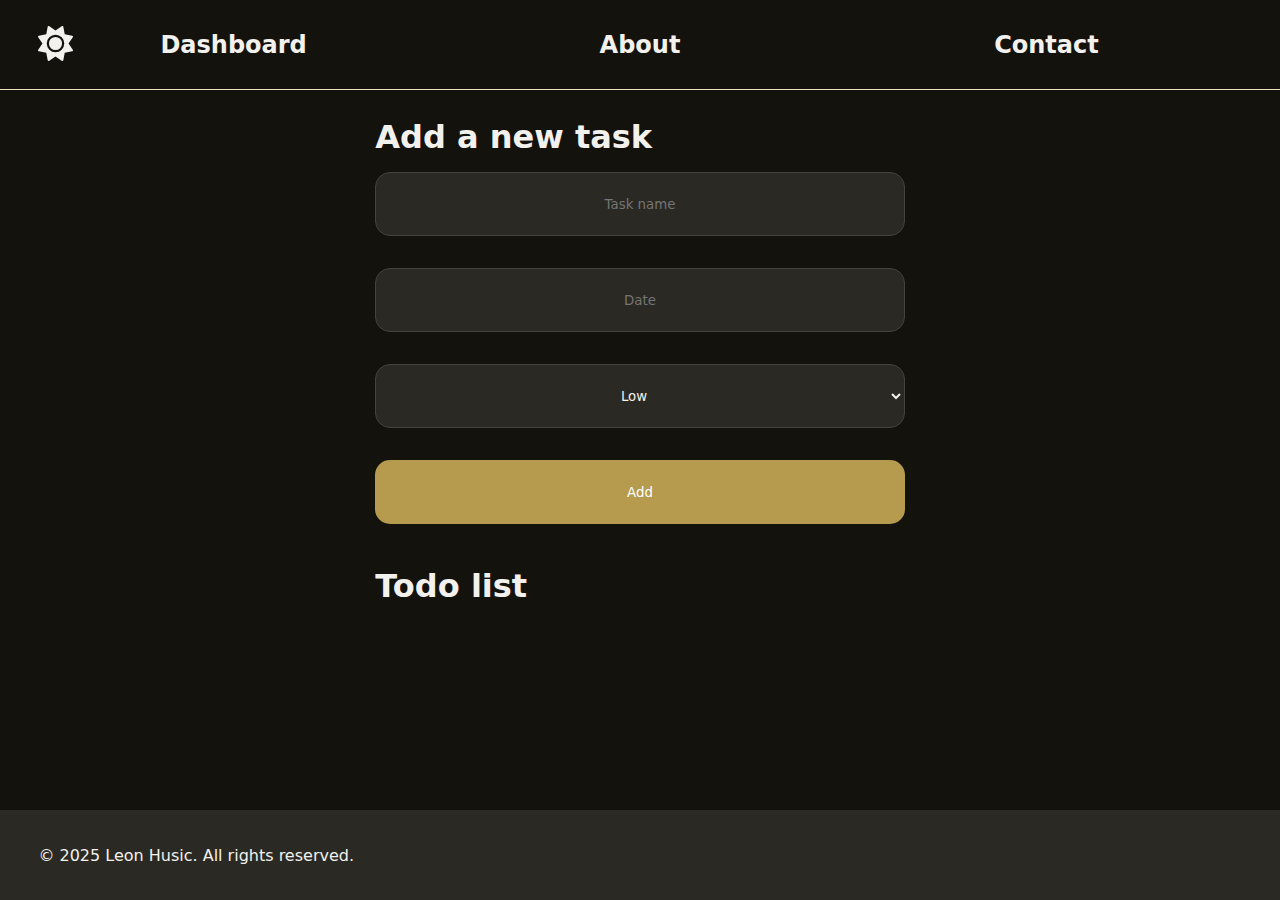
<file: index.html>
<!DOCTYPE html>
<html lang="en">
  <head>
    <meta charset="UTF-8" />
    <meta name="viewport" content="width=device-width, initial-scale=1.0" />
    <meta name="description" content="En todo websida" />
    <title>LHTodo</title>
    <link rel="icon" href="/assets/images/LeonSignatureSVGForLHTODO.ico" />
    <link rel="stylesheet" href="/styles/style.css" />
  </head>
  <body>
    <header>
      <button class="toggleMenu" onclick="toggleMenu()">
        <svg xmlns="http://www.w3.org/2000/svg" viewBox="0 0 448 512">
          <!--!Font Awesome Free 6.7.2 by @fontawesome - https://fontawesome.com License - https://fontawesome.com/license/free (Icons: CC BY 4.0, Fonts: SIL OFL 1.1, Code: MIT License) Copyright 2024 Fonticons, Inc.-->
          <path
            fill="currentColor"
            d="M0 96C0 78.3 14.3 64 32 64l384 0c17.7 0 32 14.3 32 32s-14.3 32-32 32L32 128C14.3 128 0 113.7 0 96zM0 256c0-17.7 14.3-32 32-32l384 0c17.7 0 32 14.3 32 32s-14.3 32-32 32L32 288c-17.7 0-32-14.3-32-32zM448 416c0 17.7-14.3 32-32 32L32 448c-17.7 0-32-14.3-32-32s14.3-32 32-32l384 0c17.7 0 32 14.3 32 32z"
          />
        </svg>
      </button>
      <button onclick="toggleTheme()" class="toggleTheme">
        <svg xmlns="http://www.w3.org/2000/svg" viewBox="0 0 512 512">
          <!--!Font Awesome Free 6.7.2 by @fontawesome - https://fontawesome.com License - https://fontawesome.com/license/free (Icons: CC BY 4.0, Fonts: SIL OFL 1.1, Code: MIT License) Copyright 2024 Fonticons, Inc.-->
          <path
            fill="currentColor"
            d="M361.5 1.2c5 2.1 8.6 6.6 9.6 11.9L391 121l107.9 19.8c5.3 1 9.8 4.6 11.9 9.6s1.5 10.7-1.6 15.2L446.9 256l62.3 90.3c3.1 4.5 3.7 10.2 1.6 15.2s-6.6 8.6-11.9 9.6L391 391 371.1 498.9c-1 5.3-4.6 9.8-9.6 11.9s-10.7 1.5-15.2-1.6L256 446.9l-90.3 62.3c-4.5 3.1-10.2 3.7-15.2 1.6s-8.6-6.6-9.6-11.9L121 391 13.1 371.1c-5.3-1-9.8-4.6-11.9-9.6s-1.5-10.7 1.6-15.2L65.1 256 2.8 165.7c-3.1-4.5-3.7-10.2-1.6-15.2s6.6-8.6 11.9-9.6L121 121 140.9 13.1c1-5.3 4.6-9.8 9.6-11.9s10.7-1.5 15.2 1.6L256 65.1 346.3 2.8c4.5-3.1 10.2-3.7 15.2-1.6zM160 256a96 96 0 1 1 192 0 96 96 0 1 1 -192 0zm224 0a128 128 0 1 0 -256 0 128 128 0 1 0 256 0z"
          />
        </svg>
      </button>
      <nav id="navBox" class="hidden">
        <button onclick="toggleMenu()" class="closeBtn">
          <svg xmlns="http://www.w3.org/2000/svg" viewBox="0 0 384 512">
            <!--!Font Awesome Free 6.7.2 by @fontawesome - https://fontawesome.com License - https://fontawesome.com/license/free (Icons: CC BY 4.0, Fonts: SIL OFL 1.1, Code: MIT License) Copyright 2024 Fonticons, Inc.-->
            <path
              fill="currentColor"
              d="M342.6 150.6c12.5-12.5 12.5-32.8 0-45.3s-32.8-12.5-45.3 0L192 210.7 86.6 105.4c-12.5-12.5-32.8-12.5-45.3 0s-12.5 32.8 0 45.3L146.7 256 41.4 361.4c-12.5 12.5-12.5 32.8 0 45.3s32.8 12.5 45.3 0L192 301.3 297.4 406.6c12.5 12.5 32.8 12.5 45.3 0s12.5-32.8 0-45.3L237.3 256 342.6 150.6z"
            />
          </svg>
        </button>
        <a href="/">Dashboard</a>
        <a href="/pages/about.html">About</a>
        <a href="/pages/contact.html">Contact</a>
      </nav>
    </header>

    <main>
      <div class="taskCreate">
        <h1>Add a new task</h1>
        <div class="taskAlt">
          <input
            class="btnStyle"
            type="text"
            placeholder="Task name"
            id="taskName"
          />
          <input
            placeholder="Date"
            class="btnStyle"
            type="text"
            onfocus="(this.type='date')"
            onblur="(this.type='text')"
            id="date"
          />
          <select class="btnStyle" name="Priority">
            <option value="1">Low</option>
            <option value="2">Medium</option>
            <option value="3">High</option>
          </select>
          <button onclick="addTask()" class="addBtn">Add</button>
        </div>
        <div class="todoList">
          <!---------- Todo lista ---------->
          <h1>Todo list</h1>
          <div class="taskList"></div>
        </div>
      </div>

      <div class="editBox hidden">
        <h1>Edit task</h1>
        <div class="taskAlt">
          <input
            class="btnStyle"
            type="text"
            placeholder="Task name"
            id="editTaskName"
          />
          <input
            placeholder="Date"
            class="btnStyle"
            type="text"
            onfocus="(this.type='date')"
            onblur="(this.type='text')"
            id="editDate"
          />
          <select class="btnStyle" name="Priority">
            <option value="1">Low</option>
            <option value="2">Medium</option>
            <option value="3">High</option>
          </select>
          <button onclick="saveTask()" class="saveBtn addBtn">Save</button>
          <button onclick="closeEdit()" class="closeEditBtn">Close</button>
        </div>
      </div>
    </main>

    <footer>
      <p>&copy; 2025 Leon Husic. All rights reserved.</p>
    </footer>

    <script src="main.js"></script>
  </body>
</html>
</file>
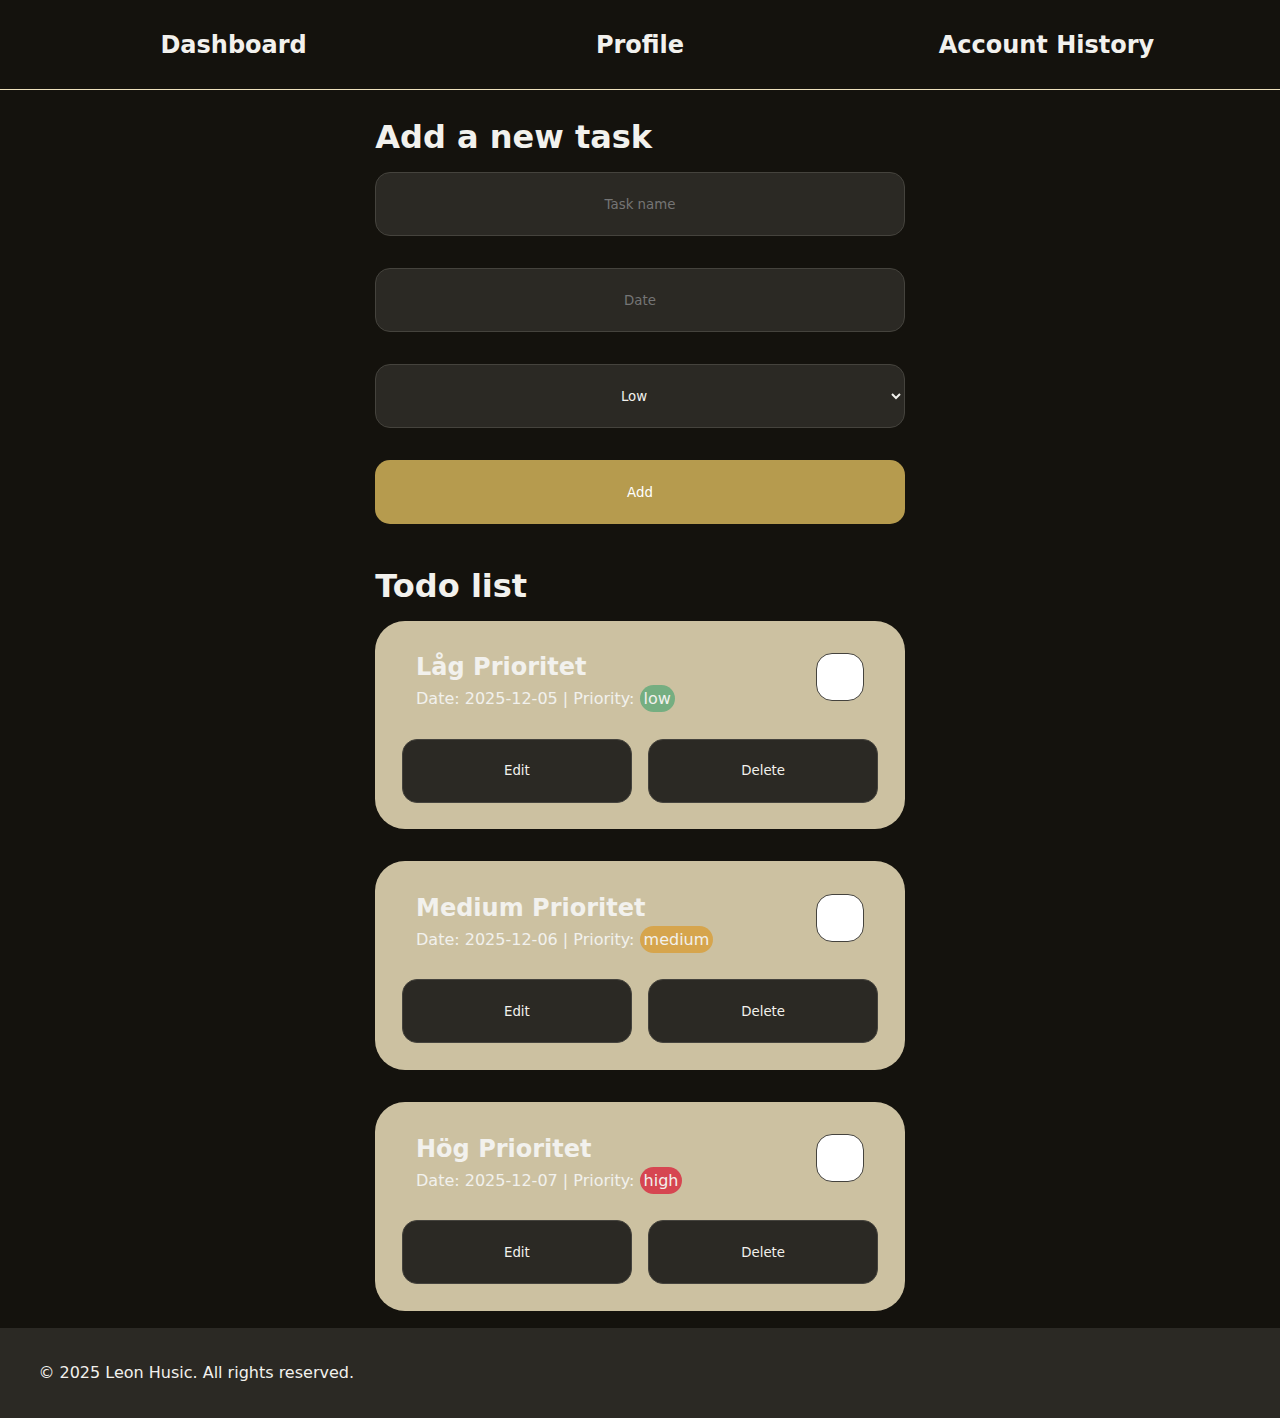
<file: showcase.html>
<!DOCTYPE html>
<html lang="en">
  <head>
    <meta charset="UTF-8" />
    <meta name="viewport" content="width=device-width, initial-scale=1.0" />
    <meta name="description" content="En todo websida" />
    <title>LHTodo</title>
    <link rel="icon" href="/assets/images/LeonSignatureSVGForLHTODO.ico" type="image/x-icon" />
    <link rel="stylesheet" href="/styles/style.css" />
  </head>
  <body>
    <header>
      <button class="toggleMenu" onclick="toggleMenu()">
        <svg xmlns="http://www.w3.org/2000/svg" viewBox="0 0 448 512">
          <!--!Font Awesome Free 6.7.2 by @fontawesome - https://fontawesome.com License - https://fontawesome.com/license/free (Icons: CC BY 4.0, Fonts: SIL OFL 1.1, Code: MIT License) Copyright 2024 Fonticons, Inc.-->
          <path
            fill="currentColor"
            d="M0 96C0 78.3 14.3 64 32 64l384 0c17.7 0 32 14.3 32 32s-14.3 32-32 32L32 128C14.3 128 0 113.7 0 96zM0 256c0-17.7 14.3-32 32-32l384 0c17.7 0 32 14.3 32 32s-14.3 32-32 32L32 288c-17.7 0-32-14.3-32-32zM448 416c0 17.7-14.3 32-32 32L32 448c-17.7 0-32-14.3-32-32s14.3-32 32-32l384 0c17.7 0 32 14.3 32 32z"
          />
        </svg>
      </button>
      <nav id="navBox" class="hidden">
        <button onclick="toggleMenu()" class="closeBtn">
          <svg xmlns="http://www.w3.org/2000/svg" viewBox="0 0 384 512">
            <!--!Font Awesome Free 6.7.2 by @fontawesome - https://fontawesome.com License - https://fontawesome.com/license/free (Icons: CC BY 4.0, Fonts: SIL OFL 1.1, Code: MIT License) Copyright 2024 Fonticons, Inc.-->
            <path
              fill="currentColor"
              d="M342.6 150.6c12.5-12.5 12.5-32.8 0-45.3s-32.8-12.5-45.3 0L192 210.7 86.6 105.4c-12.5-12.5-32.8-12.5-45.3 0s-12.5 32.8 0 45.3L146.7 256 41.4 361.4c-12.5 12.5-12.5 32.8 0 45.3s32.8 12.5 45.3 0L192 301.3 297.4 406.6c12.5 12.5 32.8 12.5 45.3 0s12.5-32.8 0-45.3L237.3 256 342.6 150.6z"
            />
          </svg>
        </button>
        <a href="/">Dashboard</a>
        <a href="/pages/profile.html">Profile</a>
        <a href="/pages/history.html">Account History</a>
      </nav>
      <div class="toggle navBox hidden">
        <button id="toggleMode" onclick="toggle()">
          <svg xmlns="http://www.w3.org/2000/svg" viewBox="0 0 512 512">
            <!--!Font Awesome Free 6.7.2 by @fontawesome - https://fontawesome.com License - https://fontawesome.com/license/free (Icons: CC BY 4.0, Fonts: SIL OFL 1.1, Code: MIT License) Copyright 2024 Fonticons, Inc.-->
            <path
              fill="currentColor"
              d="M361.5 1.2c5 2.1 8.6 6.6 9.6 11.9L391 121l107.9 19.8c5.3 1 9.8 4.6 11.9 9.6s1.5 10.7-1.6 15.2L446.9 256l62.3 90.3c3.1 4.5 3.7 10.2 1.6 15.2s-6.6 8.6-11.9 9.6L391 391 371.1 498.9c-1 5.3-4.6 9.8-9.6 11.9s-10.7 1.5-15.2-1.6L256 446.9l-90.3 62.3c-4.5 3.1-10.2 3.7-15.2 1.6s-8.6-6.6-9.6-11.9L121 391 13.1 371.1c-5.3-1-9.8-4.6-11.9-9.6s-1.5-10.7 1.6-15.2L65.1 256 2.8 165.7c-3.1-4.5-3.7-10.2-1.6-15.2s6.6-8.6 11.9-9.6L121 121 140.9 13.1c1-5.3 4.6-9.8 9.6-11.9s10.7-1.5 15.2 1.6L256 65.1 346.3 2.8c4.5-3.1 10.2-3.7 15.2-1.6zM160 256a96 96 0 1 1 192 0 96 96 0 1 1 -192 0zm224 0a128 128 0 1 0 -256 0 128 128 0 1 0 256 0z"
            />
          </svg>
        </button>
      </div>
    </header>

    <main>
      <div class="taskCreate">
        <h1>Add a new task</h1>
        <div class="taskAlt">
          <input
            class="btnStyle"
            type="text"
            placeholder="Task name"
            id="taskName"
          />
          <input
            placeholder="Date"
            class="btnStyle"
            type="text"
            onfocus="(this.type='date')"
            onblur="(this.type='text')"
            id="date"
          />
          <select class="btnStyle" name="Priority">
            <option value="1">Low</option>
            <option value="2">Medium</option>
            <option value="3">High</option>
          </select>
          <button onclick="addTask()" class="addBtn">Add</button>
        </div>
        <div class="todoList">
          <!---------- Todo lista ---------->
          <h1>Todo list</h1>
          <div class="taskList">
            <!-- Low Priority Task -->
<div class="task">
  <div class="taskGrid">
    <div class="taskText">
      <h2>Låg Prioritet</h2>
      <p>
        Date: 2025-12-05 | Priority:
        <span
          style="
            background-color: var(--priority-low);
            padding: 0.25rem;
            border-radius: 1rem;
            text-align: center;
          "
        >low</span>
      </p>
    </div>
    <input class="checkBox" type="checkbox" />
  </div>
  <div class="taskActions">
    <button class="btnStyle">Edit</button>
    <button class="btnStyle" onclick="deleteTask(this)">Delete</button>
  </div>
</div>

<!-- Medium Priority Task -->
<div class="task">
  <div class="taskGrid">
    <div class="taskText">
      <h2>Medium Prioritet</h2>
      <p>
        Date: 2025-12-06 | Priority:
        <span
          style="
            background-color: var(--priority-medium);
            padding: 0.25rem;
            border-radius: 1rem;
            text-align: center;
          "
        >medium</span>
      </p>
    </div>
    <input class="checkBox" type="checkbox" />
  </div>
  <div class="taskActions">
    <button class="btnStyle">Edit</button>
    <button class="btnStyle" onclick="deleteTask(this)">Delete</button>
  </div>
</div>

<!-- High Priority Task -->
<div class="task">
  <div class="taskGrid">
    <div class="taskText">
      <h2>Hög Prioritet</h2>
      <p>
        Date: 2025-12-07 | Priority:
        <span
          style="
            background-color: var(--priority-high);
            padding: 0.25rem;
            border-radius: 1rem;
            text-align: center;
          "
        >high</span>
      </p>
    </div>
    <input class="checkBox" type="checkbox" />
  </div>
  <div class="taskActions">
    <button class="btnStyle">Edit</button>
    <button class="btnStyle" onclick="deleteTask(this)">Delete</button>
  </div>
</div>

        </div>
      </div>
    </main>

    <footer>
      <p>&copy; 2025 Leon Husic. All rights reserved.</p>
    </footer>

    <script src="main.js"></script>
  </body>
</html>
</file>
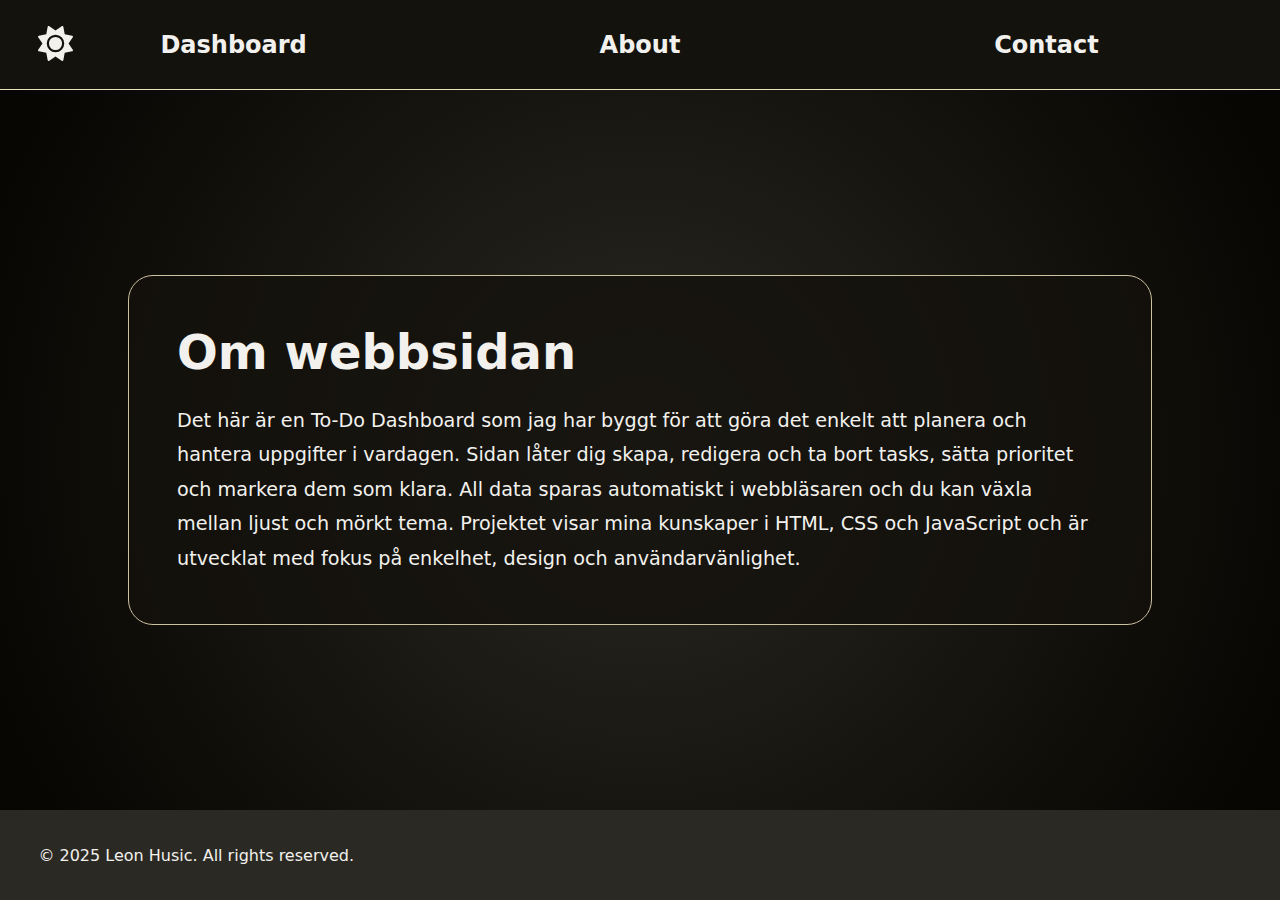
<file: pages/about.html>
<!DOCTYPE html>
<html lang="en">
  <head>
    <meta charset="UTF-8" />
    <meta name="viewport" content="width=device-width, initial-scale=1.0" />
    <meta name="description" content="En todo websida" />
    <title>LHTodo</title>
    <link rel="icon" href="/assets/images/LeonSignatureSVGForLHTODO.ico" />
    <link rel="stylesheet" href="/styles/style.css" />
    <link rel="stylesheet" href="/styles/about.css" />
  </head>
  <body>
    <header>
      <button class="toggleMenu" onclick="toggleMenu()">
        <svg xmlns="http://www.w3.org/2000/svg" viewBox="0 0 448 512">
          <!--!Font Awesome Free 6.7.2 by @fontawesome - https://fontawesome.com License - https://fontawesome.com/license/free (Icons: CC BY 4.0, Fonts: SIL OFL 1.1, Code: MIT License) Copyright 2024 Fonticons, Inc.-->
          <path
            fill="currentColor"
            d="M0 96C0 78.3 14.3 64 32 64l384 0c17.7 0 32 14.3 32 32s-14.3 32-32 32L32 128C14.3 128 0 113.7 0 96zM0 256c0-17.7 14.3-32 32-32l384 0c17.7 0 32 14.3 32 32s-14.3 32-32 32L32 288c-17.7 0-32-14.3-32-32zM448 416c0 17.7-14.3 32-32 32L32 448c-17.7 0-32-14.3-32-32s14.3-32 32-32l384 0c17.7 0 32 14.3 32 32z"
          />
        </svg>
      </button>
      <button onclick="toggleTheme()" class="toggleTheme">
        <svg xmlns="http://www.w3.org/2000/svg" viewBox="0 0 512 512">
          <!--!Font Awesome Free 6.7.2 by @fontawesome - https://fontawesome.com License - https://fontawesome.com/license/free (Icons: CC BY 4.0, Fonts: SIL OFL 1.1, Code: MIT License) Copyright 2024 Fonticons, Inc.-->
          <path
            fill="currentColor"
            d="M361.5 1.2c5 2.1 8.6 6.6 9.6 11.9L391 121l107.9 19.8c5.3 1 9.8 4.6 11.9 9.6s1.5 10.7-1.6 15.2L446.9 256l62.3 90.3c3.1 4.5 3.7 10.2 1.6 15.2s-6.6 8.6-11.9 9.6L391 391 371.1 498.9c-1 5.3-4.6 9.8-9.6 11.9s-10.7 1.5-15.2-1.6L256 446.9l-90.3 62.3c-4.5 3.1-10.2 3.7-15.2 1.6s-8.6-6.6-9.6-11.9L121 391 13.1 371.1c-5.3-1-9.8-4.6-11.9-9.6s-1.5-10.7 1.6-15.2L65.1 256 2.8 165.7c-3.1-4.5-3.7-10.2-1.6-15.2s6.6-8.6 11.9-9.6L121 121 140.9 13.1c1-5.3 4.6-9.8 9.6-11.9s10.7-1.5 15.2 1.6L256 65.1 346.3 2.8c4.5-3.1 10.2-3.7 15.2-1.6zM160 256a96 96 0 1 1 192 0 96 96 0 1 1 -192 0zm224 0a128 128 0 1 0 -256 0 128 128 0 1 0 256 0z"
          />
        </svg>
      </button>
      <nav id="navBox" class="hidden">
        <button onclick="toggleMenu()" class="closeBtn">
          <svg xmlns="http://www.w3.org/2000/svg" viewBox="0 0 384 512">
            <!--!Font Awesome Free 6.7.2 by @fontawesome - https://fontawesome.com License - https://fontawesome.com/license/free (Icons: CC BY 4.0, Fonts: SIL OFL 1.1, Code: MIT License) Copyright 2024 Fonticons, Inc.-->
            <path
              fill="currentColor"
              d="M342.6 150.6c12.5-12.5 12.5-32.8 0-45.3s-32.8-12.5-45.3 0L192 210.7 86.6 105.4c-12.5-12.5-32.8-12.5-45.3 0s-12.5 32.8 0 45.3L146.7 256 41.4 361.4c-12.5 12.5-12.5 32.8 0 45.3s32.8 12.5 45.3 0L192 301.3 297.4 406.6c12.5 12.5 32.8 12.5 45.3 0s12.5-32.8 0-45.3L237.3 256 342.6 150.6z"
            />
          </svg>
        </button>
        <a href="/">Dashboard</a>
        <a href="/pages/about.html">About</a>
        <a href="/pages/contact.html">Contact</a>
      </nav>
    </header>

    <section class="about-hero">
      <div class="about-card">
        <h1>Om webbsidan</h1>
        <p>
          Det här är en To-Do Dashboard som jag har byggt för att göra det
          enkelt att planera och hantera uppgifter i vardagen. Sidan låter dig
          skapa, redigera och ta bort tasks, sätta prioritet och markera dem som
          klara. All data sparas automatiskt i webbläsaren och du kan växla
          mellan ljust och mörkt tema. Projektet visar mina kunskaper i HTML,
          CSS och JavaScript och är utvecklat med fokus på enkelhet, design och
          användarvänlighet.
        </p>
      </div>
    </section>

    <footer>
      <p>&copy; 2025 Leon Husic. All rights reserved.</p>
    </footer>

    <script src="../main.js"></script>
  </body>
</html>
</file>
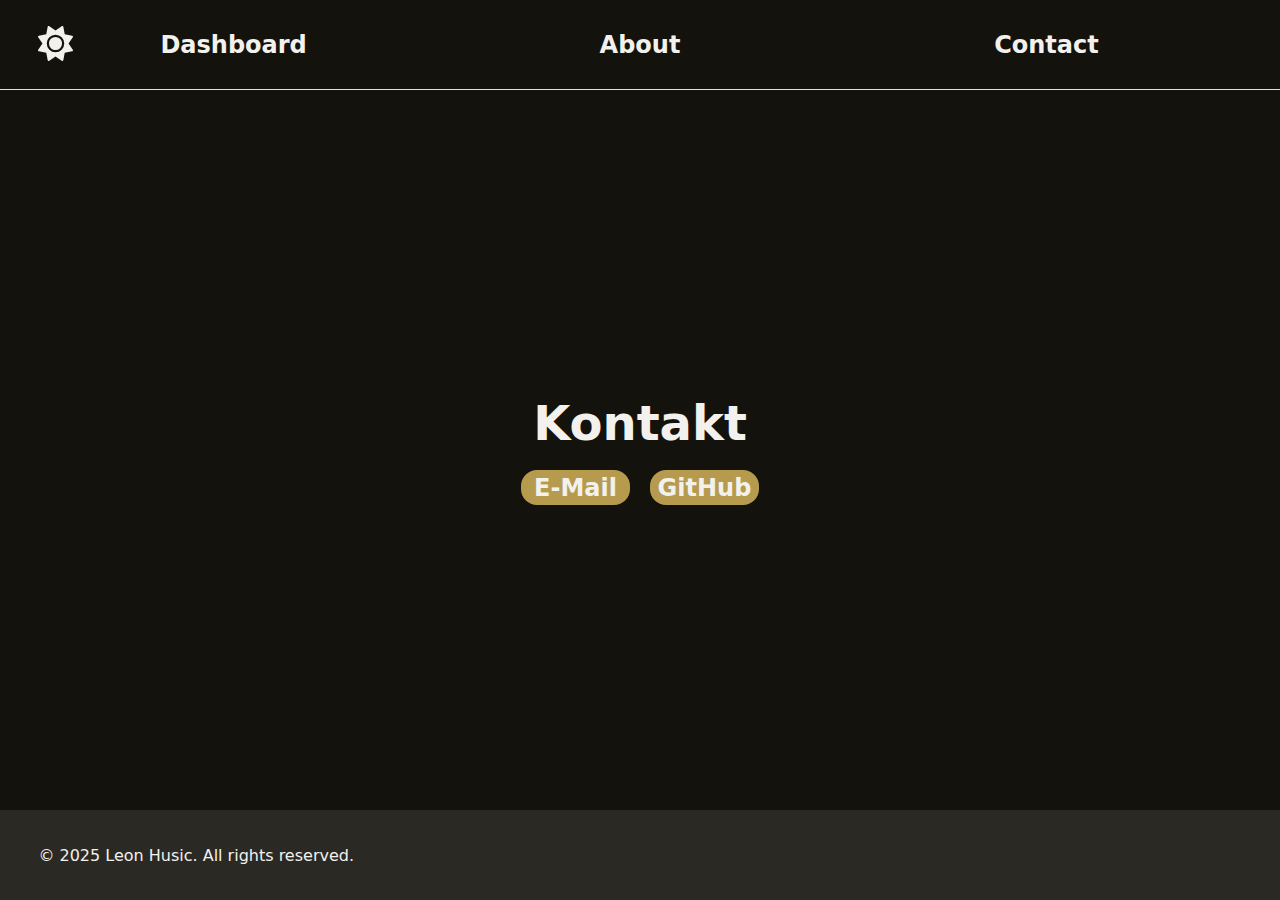
<file: pages/contact.html>
<!DOCTYPE html>
<html lang="en">
  <head>
    <meta charset="UTF-8" />
    <meta name="viewport" content="width=device-width, initial-scale=1.0" />
    <meta name="description" content="En todo websida" />
    <title>LHTodo</title>
    <link rel="icon" href="/assets/images/LeonSignatureSVGForLHTODO.ico" />
    <link rel="stylesheet" href="/styles/style.css" />
    <link rel="stylesheet" href="/styles/contact.css" />
  </head>
  <body>
    <header>
      <button class="toggleMenu" onclick="toggleMenu()">
        <svg xmlns="http://www.w3.org/2000/svg" viewBox="0 0 448 512">
          <!--!Font Awesome Free 6.7.2 by @fontawesome - https://fontawesome.com License - https://fontawesome.com/license/free (Icons: CC BY 4.0, Fonts: SIL OFL 1.1, Code: MIT License) Copyright 2024 Fonticons, Inc.-->
          <path
            fill="currentColor"
            d="M0 96C0 78.3 14.3 64 32 64l384 0c17.7 0 32 14.3 32 32s-14.3 32-32 32L32 128C14.3 128 0 113.7 0 96zM0 256c0-17.7 14.3-32 32-32l384 0c17.7 0 32 14.3 32 32s-14.3 32-32 32L32 288c-17.7 0-32-14.3-32-32zM448 416c0 17.7-14.3 32-32 32L32 448c-17.7 0-32-14.3-32-32s14.3-32 32-32l384 0c17.7 0 32 14.3 32 32z"
          />
        </svg>
      </button>
      <button onclick="toggleTheme()" class="toggleTheme">
        <svg xmlns="http://www.w3.org/2000/svg" viewBox="0 0 512 512">
          <!--!Font Awesome Free 6.7.2 by @fontawesome - https://fontawesome.com License - https://fontawesome.com/license/free (Icons: CC BY 4.0, Fonts: SIL OFL 1.1, Code: MIT License) Copyright 2024 Fonticons, Inc.-->
          <path
            fill="currentColor"
            d="M361.5 1.2c5 2.1 8.6 6.6 9.6 11.9L391 121l107.9 19.8c5.3 1 9.8 4.6 11.9 9.6s1.5 10.7-1.6 15.2L446.9 256l62.3 90.3c3.1 4.5 3.7 10.2 1.6 15.2s-6.6 8.6-11.9 9.6L391 391 371.1 498.9c-1 5.3-4.6 9.8-9.6 11.9s-10.7 1.5-15.2-1.6L256 446.9l-90.3 62.3c-4.5 3.1-10.2 3.7-15.2 1.6s-8.6-6.6-9.6-11.9L121 391 13.1 371.1c-5.3-1-9.8-4.6-11.9-9.6s-1.5-10.7 1.6-15.2L65.1 256 2.8 165.7c-3.1-4.5-3.7-10.2-1.6-15.2s6.6-8.6 11.9-9.6L121 121 140.9 13.1c1-5.3 4.6-9.8 9.6-11.9s10.7-1.5 15.2 1.6L256 65.1 346.3 2.8c4.5-3.1 10.2-3.7 15.2-1.6zM160 256a96 96 0 1 1 192 0 96 96 0 1 1 -192 0zm224 0a128 128 0 1 0 -256 0 128 128 0 1 0 256 0z"
          />
        </svg>
      </button>
      <nav id="navBox" class="hidden">
        <button onclick="toggleMenu()" class="closeBtn">
          <svg xmlns="http://www.w3.org/2000/svg" viewBox="0 0 384 512">
            <!--!Font Awesome Free 6.7.2 by @fontawesome - https://fontawesome.com License - https://fontawesome.com/license/free (Icons: CC BY 4.0, Fonts: SIL OFL 1.1, Code: MIT License) Copyright 2024 Fonticons, Inc.-->
            <path
              fill="currentColor"
              d="M342.6 150.6c12.5-12.5 12.5-32.8 0-45.3s-32.8-12.5-45.3 0L192 210.7 86.6 105.4c-12.5-12.5-32.8-12.5-45.3 0s-12.5 32.8 0 45.3L146.7 256 41.4 361.4c-12.5 12.5-12.5 32.8 0 45.3s32.8 12.5 45.3 0L192 301.3 297.4 406.6c12.5 12.5 32.8 12.5 45.3 0s12.5-32.8 0-45.3L237.3 256 342.6 150.6z"
            />
          </svg>
        </button>
        <a href="/">Dashboard</a>
        <a href="/pages/about.html">About</a>
        <a href="/pages/contact.html">Contact</a>
      </nav>
    </header>

    <section class="contact-hero">
      <div class="contact-card">
        <div class="contactGrid">
          <h1>Kontakt</h1>
          <div class="links">
          <p class="email linkBtn">
            <a href="mailto:leohus0717@edu.halmstad.se"><span>E-Mail</span></a>
          </p>
          <p class="github linkBtn">
            <a href="https://github.com/leohus0717" target="_blank"
              ><span>GitHub</span></a
            >
          </p>
          </div>
        </div>
      </div>
    </section>

    <footer>
      <p>&copy; 2025 Leon Husic. All rights reserved.</p>
    </footer>

    <script src="../main.js"></script>
  </body>
</html>
</file>
<file: styles/style.css>
:root {
  /* Base colors from realtimecolors.com */
  --text: oklch(95.78% 0.005 95.1);
  --background: oklch(18.27% 0.01 88.81);
  --primary: oklch(81.16% 0.045 91.3);
  --secondary: oklch(49.33% 0.064 90.73);
  --accent: oklch(69.78% 0.102 90.3);

  --priority-high: oklch(60% 0.18 20); /* A vibrant, but not overpowering red */
  --priority-medium: oklch(75% 0.12 80); /* A warm, noticeable orange-yellow */
  --priority-low: oklch(70% 0.09 150); /* A calm, slightly muted green */
}

/* Derived colors - calculated from base colors */
:root,
body.light {
  /* Derived background shades */
  --bg-dark: oklch(from var(--background) clamp(0, l - 0.1, 1) c h);
  --bg: oklch(from var(--background) l c h);
  --bg-light: oklch(from var(--background) clamp(0, l + 0.1, 1) c h);

  /* Derived text shades */
  --text-muted: oklch(from var(--text) clamp(0, l - 0.25, 1) c h);

  /* Borders & highlights */
  --border: oklch(from var(--background) clamp(0, l + 0.2, 1) c h);
  --highlight: oklch(from var(--primary) clamp(0, l + 0.1, 1) calc(c * 1.1) h);

  /* Gradients */
  --gradient: linear-gradient(0deg, var(--bg) 90%, var(--bg-light));
  --gradient-hover: linear-gradient(0deg, var(--bg), var(--bg-light));

  /* Card border */
  --border-card: solid 1px var(--border);
}

/* Light mode base colors */
body.light {
  --text: oklch(17.73% 0.008 95.51);
  --background: oklch(95.83% 0.007 88.64);
  --primary: oklch(79.41% 0.059 90.72);
  /* --primary: oklch(44.11% 0.05 91.18); */
  /* --secondary: oklch(79.41% 0.059 90.72); */
  --accent: oklch(67.95% 0.102 89.51);
}

* {
  font-family: system-ui, -apple-system, BlinkMacSystemFont, "Segoe UI", Roboto,
    Oxygen, Ubuntu, Cantarell, "Open Sans", "Helvetica Neue", sans-serif;
  margin: 0;
  padding: 0;
  box-sizing: border-box;
  transition: all 0.125s ease-in-out;
}

html {
  scroll-behavior: smooth;
}

body {
  display: grid;
  justify-items: center;
  background-color: var(--bg);
}

img {
  width: 100%;
}

header,
main,
footer {
  min-height: 10vh;
  /* border: solid 1px red; */
  padding-inline: 3%;
  width: 100%;
}

header {
  /* display: flex; */
  /* justify-content: space-between; */
  align-items: center;
  border-bottom: solid 1px var(--highlight);
  align-content: center;
  position: sticky;
  top: 0;
  background-color: var(--background);
}

main {
  min-height: 80vh;
}

footer {
  background-color: var(--bg-light);
  align-content: center;
  width: 1fr;
}

a,
p,
h1 {
  color: var(--text);
}

.closeBtn {
  background: none;
  border: none;
  color: var(--text);
  width: 30px;
  cursor: pointer;
}

#toggleMode {
  background: none;
  color: var(--text);
  width: 35px;
  border: none;
  position: absolute;
  top: 10%;
  right: 2.5%;
}

nav {
  background-color: var(--bg-light);
  position: absolute;
  top: 0;
  left: 0;
  padding: 5%;
  display: grid;
  gap: 1rem;
  width: 100%;
  padding-bottom: 30px;
}

.toggleMenu {
  color: var(--text);
  background: none;
  border: none;
  width: 30px;
  cursor: pointer;
}

.toggleTheme {
  background: none;
  color: var(--text);
  width: 35px;
  border: none;
  position: absolute;
  top: 50%;
  right: 5%;
  transform: translateY(-50%);
  cursor: pointer;
}

a {
  text-decoration: none;
  font-size: 1.5rem;
  font-weight: 700;
}

h2 {
  color: var(--text);
}

.btnStyle {
  background: var(--bg-light);
  border: solid 1px var(--border);
  color: var(--text);
  height: 4rem;
  width: 100%;
  border-radius: 15px;
  text-align: center;
  cursor: pointer;
}

.addBtn {
  background: var(--accent);
  color: white;
  border: none;
  width: 100%;
  height: 4rem;
  border-radius: 15px;
  cursor: pointer;
}

.taskGrid {
  display: flex;
  flex-direction: row;
  align-items: center;
  justify-content: space-between;
  padding: 3%;
}

.checkBox {
  appearance: none;
  background-color: white;
  border: solid 1px var(--border);
  height: 3rem;
  width: 3rem;
  border-radius: 1rem;
  cursor: pointer;
}

.checkBox:checked {
  background-color: var(--accent);
  background-image: url("data:image/svg+xml,%3Csvg xmlns='http://www.w3.org/2000/svg' viewBox='0 0 24 24' fill='none' stroke='white' stroke-width='4' stroke-linecap='round' stroke-linejoin='round'%3E%3Cpolyline points='20 6 9 17 4 12'%3E%3C/polyline%3E%3C/svg%3E");
  background-repeat: no-repeat;
  background-position: center;
  background-size: 70%;
}

.taskAlt {
  display: grid;
  grid-template-columns: repeat(1fr);
  flex-direction: column;
  gap: 2rem;
  margin-block: 1rem;
}
.taskCreate {
  padding: 3%;
  padding-top: 5%;
}

.todoList {
  padding-top: 5%;
  h1 {
    padding-bottom: 1rem;
  }
}

.taskList {
  display: grid;
  grid-template-columns: repeat(1fr);
  gap: 2rem;
}

.task {
  padding-inline: 5%;
  padding-block: 2%;
  background-color: var(--primary);
  border-radius: 30px;
  h2 {
    padding-block: 0.5rem;
  }
}

.taskActions {
  display: flex;
  justify-content: space-between;
  align-items: center;
  gap: 1rem;
  padding-block: 1rem;
}

.editBox {
  position: fixed;
  justify-self: center;
  top: 50%;
  left: 50%;
  transform: translate(-50%, -50%);
  width: clamp(300px, 50%, 500px);
  background: var(--bg);
  padding: 3%;
  border: var(--border-card);
  transition: background 0.3s;
  border-radius: 1.5rem;
}

.closeEditBtn {
  background: var(--bg-light);
  width: 50%;
  margin-left: 25%;
  border-radius: 1.5rem;
  border: none;
  color: var(--accent);
  cursor: pointer;
}

@media (min-width: 674px) {
  header {
    justify-items: center;
  }
  nav {
    min-width: 50%;
    position: static;
    background: none;
    display: grid;
    grid-template-columns: repeat(3, 1fr);
    padding: 0;
    place-items: center;
  }
  #navBox {
    min-width: 50%;
    position: static;
    background: none;
    display: grid;
    grid-template-columns: repeat(3, 1fr);
    padding: 0;
    place-items: center;
  }
  .toggleMenu {
    display: none;
  }
  .closeBtn {
    display: none;
  }
  main {
    width: clamp(500px, 50%, 1000px);
  }

  .toggleTheme {
    left: 3%;
  }
}

.hidden {
  display: none;
}
</file>
<file: styles/about.css>
.about-hero {
  min-height: 80vh;
  justify-items: center;
  align-content: center;
  display: grid;
  place-items: center;

  background: radial-gradient(
    circle at center,
    var(--bg-light),
    var(--bg-dark) 120%
  );
  width: 100%;
}

.about-card {
  background: color-mix(in oklch, var(--background), transparent 20%);
  border: 1px solid var(--primary);
  border-radius: 25px;
  padding: 3rem;
  width: 80%;
}

.about-card h1 {
  font-size: clamp(2rem, 5vw, 3rem);
  font-weight: 800;
  padding-bottom: 1.5rem;
}

.about-card p {
  font-size: 1.2rem;
  line-height: 1.8;
  font-weight: 400;
}

@media (max-width: 600px) {
  .about-card {
    padding: 2rem;
    width: 95%;
    p {
      font-size: 1rem;
    }
  }

  .about-hero {
    padding: 1rem;
  }
}
</file>
<file: styles/contact.css>
.contact-hero {
  min-height: 80vh;
  justify-items: center;
  align-content: top;
  padding-top: 20%;
  background: var(--bg);
  width: 100%;
}

.contactGrid {
  display: grid;
  gap: 1.2rem;
  place-items: center;
  h1 {
    font-size: 3rem;
    font-weight: 800;
  }
  .email {
    font-size: 1.2rem;
    background: var(--accent);
    color: var(--text);
    padding-inline: 0.5rem;
    padding-block: 0.2rem;
    border-radius: 1rem;
  }
  .github {
    font-size: 1.2rem;
    background: var(--accent);
    color: var(--text);
    padding-inline: 0.5rem;
    padding-block: 0.2rem;
    border-radius: 1rem;
  }
}

.links {
  display: grid;
  gap: 1.2rem;
  place-items: center;
  grid-template-columns: repeat(2, 1fr);
}

.linkBtn {
  width: 100%;
  text-align: center;
}

@media (min-width: 674px) {
  .contact-hero {
    align-content: center;
    padding-top: 0;
  }
}
</file>
